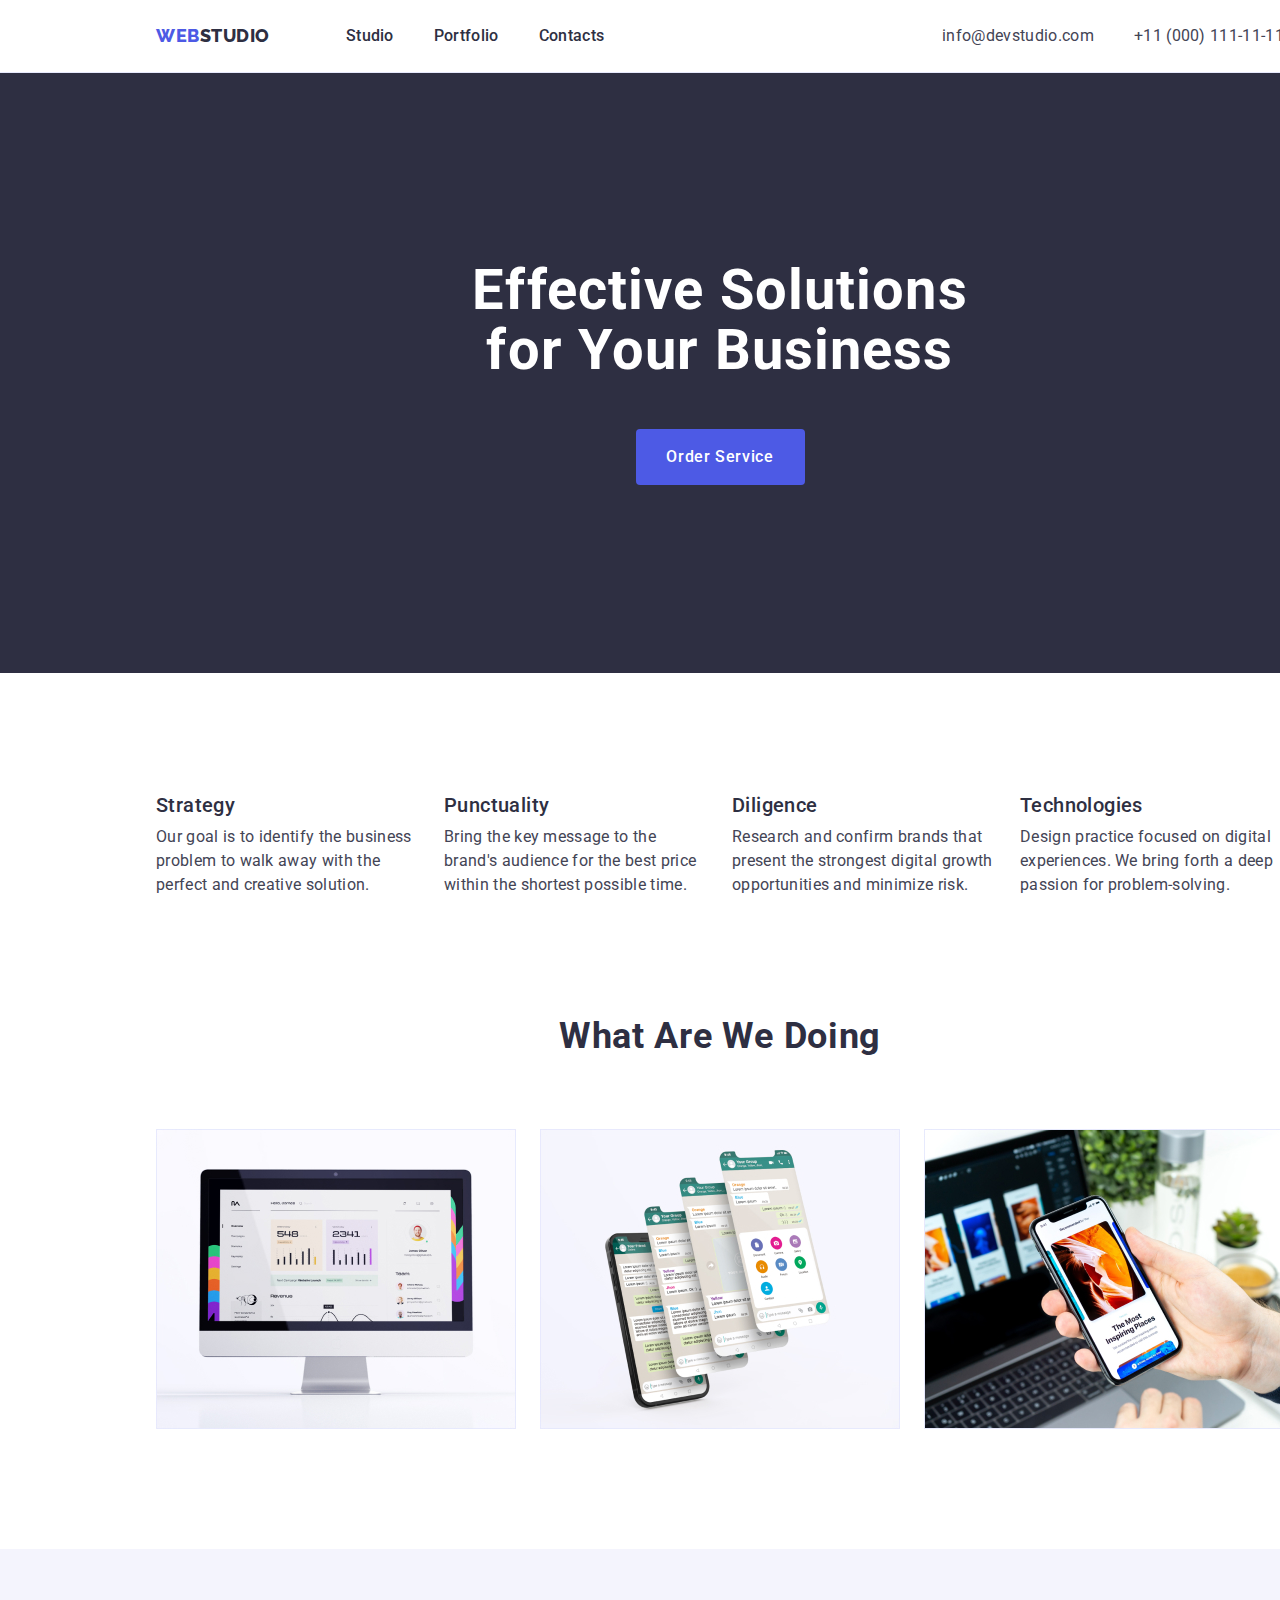
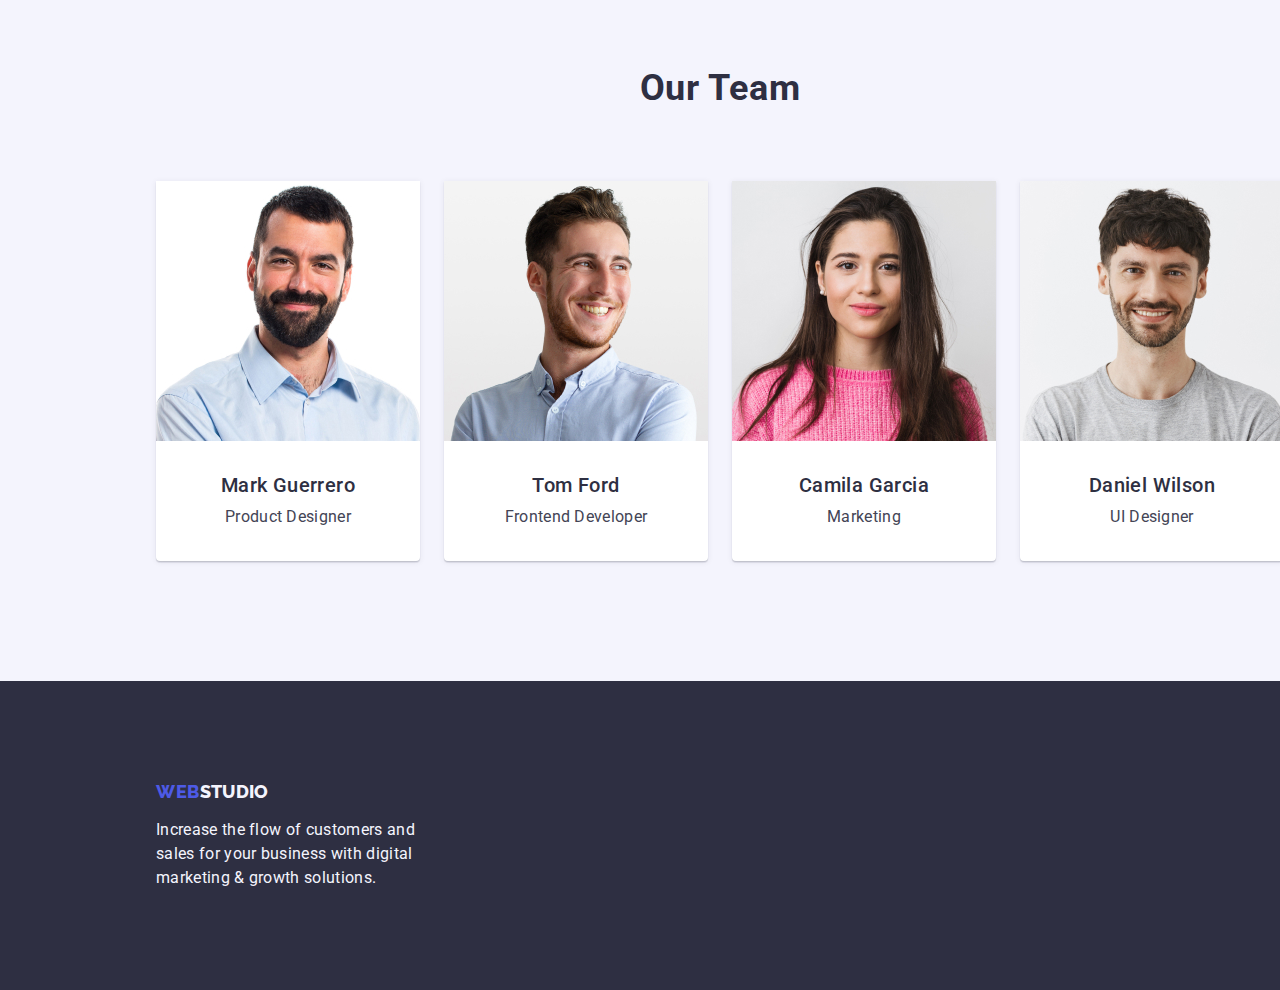
<file: index.html>
<!DOCTYPE html>
<html lang="en">
  <head>
    <meta charset="UTF-8" />
    <meta http-equiv="X-UA-Compatible" content="IE=edge" />
    <meta name="viewport" content="width=device-width, initial-scale=1.0" />
    <title>WebStudio</title>

    <link rel="preconnect" href="https://fonts.googleapis.com" />
    <link rel="preconnect" href="https://fonts.gstatic.com" crossorigin />
    <link
      href="https://fonts.googleapis.com/css2?family=Raleway:wght@800&family=Roboto:wght@400;500;700;900&display=swap"
      rel="stylesheet"
    />
    <link
      rel="stylesheet"
      href="https://cdnjs.cloudflare.com/ajax/libs/modern-normalize/1.1.0/modern-normalize.min.css"
    />
    <link rel="stylesheet" href="./css/styles.css" />
  </head>
  <body>
    <!--header section  -->
    <header class="header">
      <div class="container header-item">
        <nav class="header-item">
          <a class="link logo" href="./index.html"
            >Web<span class="logo-dark">Studio</span></a
          >

          <ul class="list site-nav">
            <li><a class="link header-link" href="./index.html">Studio</a></li>
            <li>
              <a class="link header-link" href="./portfolio.html">Portfolio</a>
            </li>
            <li><a class="link header-link" href="">Contacts</a></li>
          </ul>
        </nav>
        <address class="address-link">
          <ul class="list address-nav">
            <li>
              <a class="link address-link" href="mailto:info@devstudio.com"
                >info@devstudio.com</a
              >
            </li>
            <li>
              <a class="link address-link" href="tel:+110001111111"
                >+11 (000) 111-11-11</a
              >
            </li>
          </ul>
        </address>
      </div>
    </header>

    <main>
      <!--hero section  -->
      <section class="hero-section section">
        <div class="container">
          <h1 class="main-title">Effective Solutions for Your Business</h1>
          <button type="button" class="order-srv">Order Service</button>
        </div>
      </section>
      <!-- section 1 -->
      <section class="section">
        <div class="container">
          <h2 class="title-section hidden">Features</h2>
          <ul class="list container-list">
            <li class="features-item">
              <h3 class="title-hthree">Strategy</h3>
              <p class="text-dscr">
                Our goal is to identify the business problem to walk away with
                the perfect and creative solution.
              </p>
            </li>
            <li class="features-item">
              <h3 class="title-hthree">Punctuality</h3>
              <p class="text-dscr">
                Bring the key message to the brand's audience for the best price
                within the shortest possible time.
              </p>
            </li>
            <li class="features-item">
              <h3 class="title-hthree">Diligence</h3>
              <p class="text-dscr">
                Research and confirm brands that present the strongest digital
                growth opportunities and minimize risk.
              </p>
            </li>
            <li class="features-item">
              <h3 class="title-hthree">Technologies</h3>
              <p class="text-dscr">
                Design practice focused on digital experiences. We bring forth a
                deep passion for problem-solving.
              </p>
            </li>
          </ul>
        </div>
      </section>
      <!-- section  2-->
      <section class="section-wawd">
        <div class="container">
          <h2 class="title-section">What are we doing</h2>
          <ul class="list product">
            <li class="product-item">
              <img
                src="./images/studio/section2/img1.jpg"
                alt="monitor"
                width="360"
                height="300"
              />
            </li>
            <li class="product-item">
              <img
                src="./images/studio/section2/img2.jpg"
                alt="screen"
                width="360"
                height="300"
              />
            </li>
            <li class="product-item">
              <img
                src="./images/studio/section2/img3.jpg"
                alt="phone"
                width="360"
                height="300"
              />
            </li>
          </ul>
        </div>
      </section>
      <!-- section  3-->
      <section class="our-team section">
        <div class="container">
          <h2 class="title-section-team">Our Team</h2>
          <ul class="list product">
            <li class="section-img">
              <img
                src="./images/studio/section3/img1.jpg"
                alt="member1"
                width="264"
                height="260"
              />
              <div class="team-dscr">
                <h3 class="title-hthree dscr">Mark Guerrero</h3>
                <p class="text-dscr">Product Designer</p>
              </div>
            </li>
            <li class="section-img">
              <img
                src="./images/studio/section3/img2.jpg"
                alt="member2"
                width="264"
                height="260"
              />
              <div class="team-dscr">
                <h3 class="title-hthree dscr">Tom Ford</h3>
                <p class="text-dscr">Frontend Developer</p>
              </div>
            </li>
            <li class="section-img">
              <img
                src="./images/studio/section3/img3.jpg"
                alt="member3"
                width="264"
                height="260"
              />
              <div class="team-dscr">
                <h3 class="title-hthree dscr">Camila Garcia</h3>
                <p class="text-dscr">Marketing</p>
              </div>
            </li>
            <li class="section-img">
              <img
                src="./images/studio/section3/img4.jpg"
                alt="member4"
                width="264"
                height="260"
              />
              <div class="team-dscr">
                <h3 class="title-hthree dscr">Daniel Wilson</h3>
                <p class="text-dscr">UI Designer</p>
              </div>
            </li>
          </ul>
        </div>
      </section>
    </main>
    <!-- footer section -->
    <footer class="footer">
      <div class="container footer-item">
        <a class="link logo footer-logo" href="./index.html"
          >Web<span class="link logo-light">Studio</span></a
        >
        <p class="footer-text">
          Increase the flow of customers and sales for your business with
          digital marketing & growth solutions.
        </p>
      </div>
    </footer>
  </body>
</html>
</file>
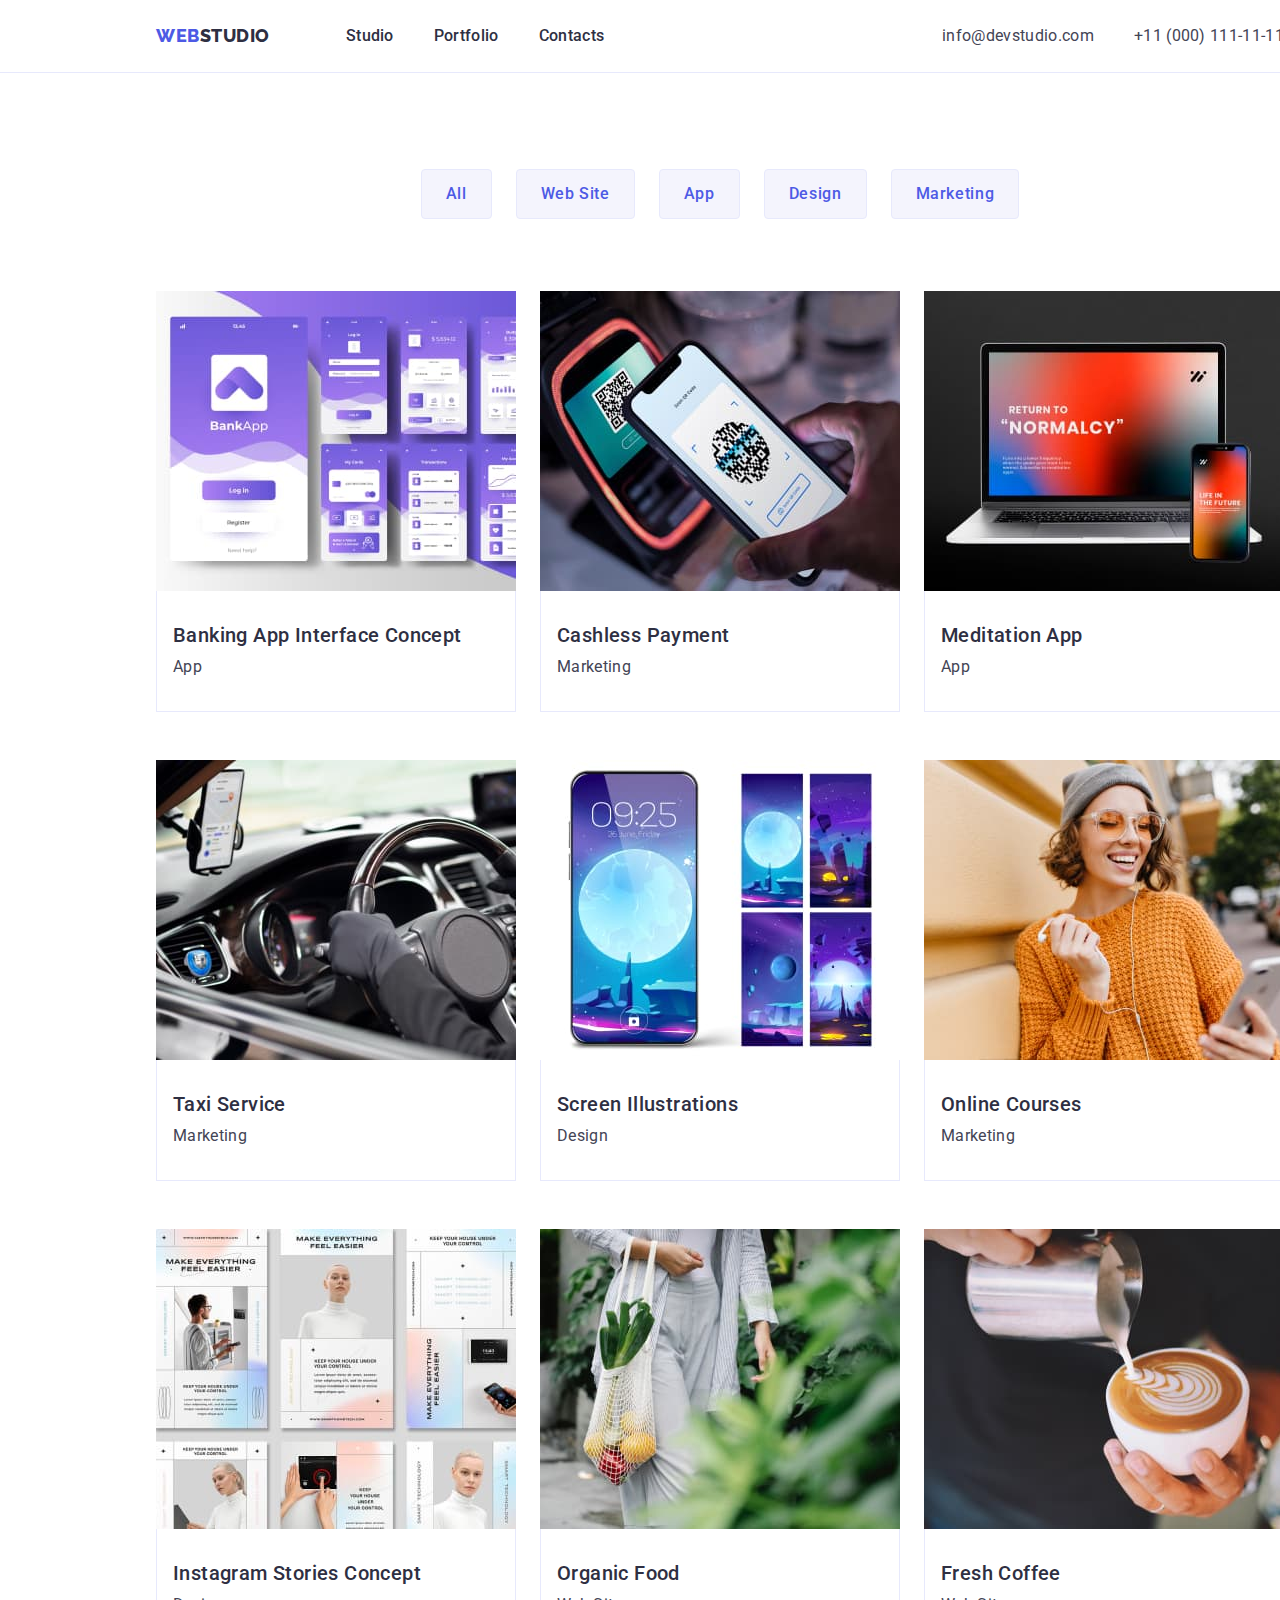
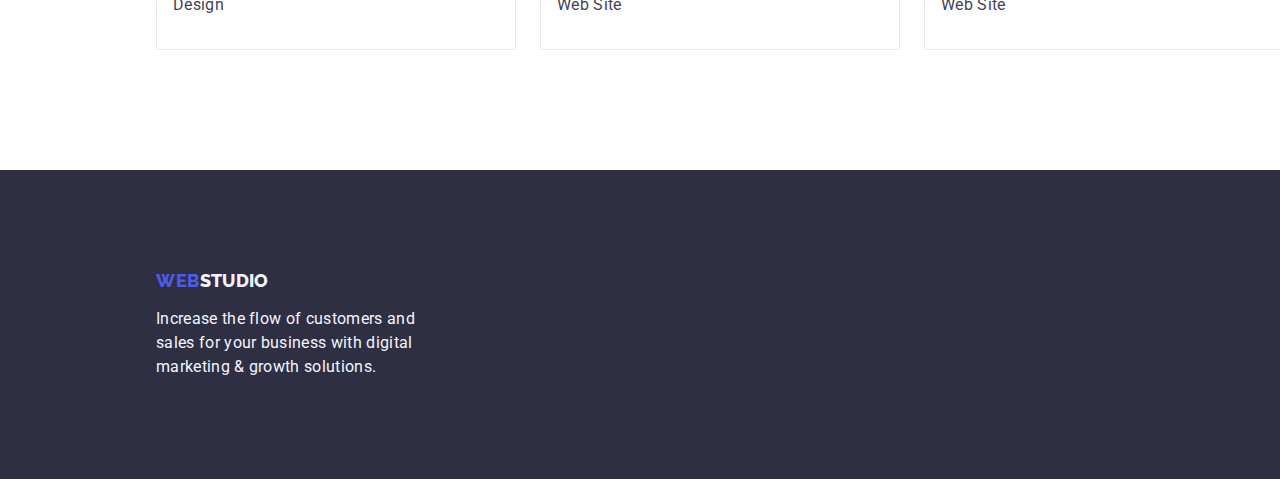
<file: portfolio.html>
<!DOCTYPE html>
<html lang="en">
  <head>
    <meta charset="UTF-8" />
    <meta http-equiv="X-UA-Compatible" content="IE=edge" />
    <meta name="viewport" content="width=device-width, initial-scale=1.0" />
    <title>Portfolio</title>

    <link rel="preconnect" href="https://fonts.googleapis.com" />
    <link rel="preconnect" href="https://fonts.gstatic.com" crossorigin />
    <link
      href="https://fonts.googleapis.com/css2?family=Raleway:wght@800&family=Roboto:wght@400;500;700;900&display=swap"
      rel="stylesheet"
    />
    <link
      rel="stylesheet"
      href="https://cdnjs.cloudflare.com/ajax/libs/modern-normalize/1.1.0/modern-normalize.min.css"
    />
    <link rel="stylesheet" href="./css/styles.css" />
  </head>
  <body>
    <!--header section  -->
    <header class="header">
      <div class="container header-item">
        <nav class="header-item">
          <a class="link logo" href="./index.html"
            >Web<span class="logo-dark">Studio</span></a
          >

          <ul class="list site-nav">
            <li><a class="link header-link" href="./index.html">Studio</a></li>
            <li>
              <a class="link header-link" href="./portfolio.html">Portfolio</a>
            </li>
            <li><a class="link header-link" href="">Contacts</a></li>
          </ul>
        </nav>
        <address class="address-link">
          <ul class="list address-nav">
            <li>
              <a class="link address-link" href="mailto:info@devstudio.com"
                >info@devstudio.com</a
              >
            </li>
            <li>
              <a class="link address-link" href="tel:+110001111111"
                >+11 (000) 111-11-11</a
              >
            </li>
          </ul>
        </address>
      </div>
    </header>

    <main>
      <!-- filters -->
      <section class="section portfolio-section">
        <div class="container portfolio">
          <h1 class="hidden">filters</h1>
          <ul class="list container-list-button">
            <li><button type="button" class="filter-btn">All</button></li>
            <li>
              <button type="button" class="filter-btn">Web Site</button>
            </li>
            <li><button type="button" class="filter-btn">App</button></li>
            <li><button type="button" class="filter-btn">Design</button></li>
            <li><button type="button" class="filter-btn">Marketing</button></li>
          </ul>
          <!-- cards -->
          <ul class="list container-list">
            <li class="cards">
              <a class="link" href="">
                <img
                  src="./images/portfolio/img1.jpg"
                  alt="Banking App"
                  width="360"
                  height="300"
                />
                <div class="team-dscr-portfolio">
                  <h2 class="title-hthree-portfolio">
                    Banking App Interface Concept
                  </h2>
                  <p class="text-dscr">App</p>
                </div>
              </a>
            </li>
            <li class="cards">
              <a class="link" href="">
                <img
                  src="./images/portfolio/img2.jpg"
                  alt="Payment"
                  width="360"
                  height="300"
                />
                <div class="team-dscr-portfolio">
                  <h2 class="title-hthree-portfolio">Cashless Payment</h2>
                  <p class="text-dscr">Marketing</p>
                </div>
              </a>
            </li>
            <li class="cards">
              <a class="link" href="">
                <img
                  src="./images/portfolio/img3.jpg"
                  alt="Meditation App"
                  width="360"
                  height="300"
                />
                <div class="team-dscr-portfolio">
                  <h2 class="title-hthree-portfolio">Meditation App</h2>
                  <p class="text-dscr">App</p>
                </div>
              </a>
            </li>
            <li class="cards">
              <a class="link" href="">
                <img
                  src="./images/portfolio/img4.jpg"
                  alt="Taxi Service"
                  width="360"
                  height="300"
                />
                <div class="team-dscr-portfolio">
                  <h2 class="title-hthree-portfolio">Taxi Service</h2>
                  <p class="text-dscr">Marketing</p>
                </div>
              </a>
            </li>
            <li class="cards">
              <a class="link" href="">
                <img
                  src="./images/portfolio/img5.jpg"
                  alt="Screen Illustrations"
                  width="360"
                  height="300"
                />
                <div class="team-dscr-portfolio">
                  <h2 class="title-hthree-portfolio">Screen Illustrations</h2>
                  <p class="text-dscr">Design</p>
                </div>
              </a>
            </li>
            <li class="cards">
              <a class="link" href="">
                <img
                  src="./images/portfolio/img6.jpg"
                  alt="Online Courses"
                  width="360"
                  height="300"
                />
                <div class="team-dscr-portfolio">
                  <h2 class="title-hthree-portfolio">Online Courses</h2>
                  <p class="text-dscr">Marketing</p>
                </div>
              </a>
            </li>
            <li class="cards">
              <a class="link" href="">
                <img
                  src="./images/portfolio/img7.jpg"
                  alt="Design"
                  width="360"
                  height="300"
                />
                <div class="team-dscr-portfolio">
                  <h2 class="title-hthree-portfolio">
                    Instagram Stories Concept
                  </h2>
                  <p class="text-dscr">Design</p>
                </div>
              </a>
            </li>
            <li class="cards">
              <a class="link" href="">
                <img
                  src="./images/portfolio/img8.jpg"
                  alt="Organic Food"
                  width="360"
                  height="300"
                />
                <div class="team-dscr-portfolio">
                  <h2 class="title-hthree-portfolio">Organic Food</h2>
                  <p class="text-dscr">Web Site</p>
                </div>
              </a>
            </li>
            <li class="cards">
              <a class="link" href="">
                <img
                  src="./images/portfolio/img9.jpg"
                  alt="Fresh Coffee"
                  width="360"
                  height="300"
                />
                <div class="team-dscr-portfolio">
                  <h2 class="title-hthree-portfolio">Fresh Coffee</h2>
                  <p class="text-dscr">Web Site</p>
                </div>
              </a>
            </li>
          </ul>
        </div>
      </section>
    </main>
    <!-- footer section -->
    <footer class="footer">
      <div class="container footer-item">
        <a class="link logo footer-logo" href="./index.html"
          >Web<span class="link logo-light">Studio</span></a
        >
        <p class="footer-text">
          Increase the flow of customers and sales for your business with
          digital marketing & growth solutions.
        </p>
      </div>
    </footer>
  </body>
</html>
</file>
<file: css/styles.css>
:root {
  --iris: #4d5ae5;
  --ocean: #404bbf;
  --navy-blue: #2e2f42;
  --green: #31d0aa;
  --slate: #434455;
  --light-slate: #8e8f99;
  --cornflower: #e7e9fc;
  --cloud: #f4f4fd;
  --navy-blue-modal: #2e2f42;
  --grey: #2e2f42;
  --white: #ffffff;
  --dairy: #fcfcfc;
}
/* body */
body {
  font-family: Roboto, sans-serif;
  color: var(--slate);
  background-color: var(--white);
  letter-spacing: 0.02em;
  width: 1440px;
}
.container {
  width: 1158px;
  padding: 0 15px;
  margin: 0 auto;
}
.section {
  padding: 120px 0;
}
/* reset -----start */
h1,
h2,
h3,
h4,
h5,
h6,
p,
ul {
  margin: 0;
}
.hidden {
  position: absolute;
  width: 1px;
  height: 1px;
  margin: -1px;
  border: 0;
  padding: 0;
  white-space: nowrap;
  clip-path: inset(100%);
  clip: rect(0 0 0 0);
  overflow: hidden;
}
.link {
  color: currentColor;
  text-decoration: none;
  color: var(--navy-blue);
  letter-spacing: 0.02em;
}
.list {
  list-style: none;
  padding: 0;
  margin: 0;
}
button {
  font-family: inherit;
  color: currentColor;
  cursor: pointer;
}
img {
  display: block;
  max-width: 100%;
  height: auto;
}
/* reset----- end */

/* -----logo----- */

.logo-light {
  color: var(--cloud);
}
.logo {
  color: var(--iris);
  font-family: 'Raleway', sans-serif;
  font-weight: 800;
  font-size: 18px;
  line-height: 1.17;
  letter-spacing: 0.03em;
  text-transform: uppercase;
  display: inline-block;
}

.logo-dark {
  color: var(--navy-blue);
}
.header-item .logo {
  margin-right: 76px;
}
.footer-logo {
  margin-bottom: 16px;
}
/* -----logo----- */
/* -----header----- */
.header {
  border-bottom: 1px solid var(--cornflower);
}
.header-item {
  display: flex;
  align-items: center;
}
.header-link {
  font-weight: 500;
  font-size: 16px;
  line-height: 1.5;
  letter-spacing: 0.02em;
  padding: 24px 0;
  display: inline-block;
}
.header-link:hover,
.header-link:focus {
  color: var(--ocean);
}
.site-nav {
  display: flex;
  gap: 40px;
}

.address-link {
  font-weight: 400;
  font-size: 16px;
  font-style: normal;
  line-height: 1.5;
  color: var(--slate);
  letter-spacing: 0.02em;
  margin-left: auto;
}
.address-nav {
  display: flex;
  gap: 40px;
}

/* ------------main studio-------------*/
/* -----hero section----- */
.hero-section {
  background-color: var(--navy-blue);
  padding: 188px 0;
}
.main-title {
  font-weight: 700;
  font-size: 56px;
  line-height: 1.07;
  text-align: center;
  letter-spacing: 0.02em;
  color: var(--white);
  max-width: 496px;
  margin-left: auto;
  margin-right: auto;
  margin-bottom: 48px;
}

.order-srv {
  font-family: inherit;
  font-weight: 500;
  font-size: 16px;
  line-height: 1.5;
  letter-spacing: 0.04em;
  text-align: center;
  color: var(--white);
  background-color: var(--iris);
  display: block;
  cursor: pointer;
  margin: 0 auto;
  min-width: 169px;
  height: 56px;
  border-radius: 4px;
  border: none;
}

.order-srv:hover,
.order-srv:focus {
  background-color: var(--ocean);
}
/* -----section----- 1 */

.title-section {
  font-weight: 700;
  font-size: 36px;
  line-height: 1.11;
  letter-spacing: 0.02em;
  text-transform: capitalize;
  text-align: center;
  color: var(--navy-blue);
  margin-bottom: 72px;
}

.features-item {
  width: calc((100% - 72px) / 4);
}
.container-list {
  display: flex;
  width: 1128px;

  gap: 24px;
}

.title-hthree {
  font-weight: 500;
  font-size: 20px;
  line-height: 1.2;
  color: var(--navy-blue);
  letter-spacing: 0.02em;
  margin-bottom: 8px;
}

.text-dscr {
  font-weight: 400;
  font-size: 16px;
  line-height: 1.5;
  color: var(--slate);
}

/* -----section-----  2 */
.section-wawd {
  padding-bottom: 120px;
}

.list.product {
  display: flex;
  gap: 24px;
}
.product-item {
  width: calc((100% - 48px) / 3);
}

/* -----section-----  3 */
.our-team {
  background-color: var(--cloud);
}
.section-img {
  flex-basis: calc((100% - 72px) / 4);
  box-shadow: 0px 1px 6px rgba(46, 47, 66, 0.08),
    0px 1px 1px rgba(46, 47, 66, 0.16), 0px 2px 1px rgba(46, 47, 66, 0.08);
  border-radius: 0px 0px 4px 4px;
  background-color: var(--white);
}
.title-section-team {
  font-weight: 700;
  font-size: 36px;
  line-height: 1.11;
  letter-spacing: 0.02em;
  text-transform: capitalize;
  text-align: center;
  color: var(--navy-blue);
  margin-bottom: 72px;
}
.team-dscr {
  padding: 32px 16px;
  text-align: center;
  border-radius: 0px 0px 4px 4px;
}
.title-hthree.dscr {
  padding: 0;
  text-align: center;
}

/* -----main portfolio----- */
.portfolio-section {
  padding: 96px 0 120px;
}
.filter-btn {
  background-color: var(--cloud);
  color: var(--iris);
  font-family: inherit;
  cursor: pointer;
  font-weight: 500;
  font-size: 16px;
  line-height: 1.5;
  letter-spacing: 0.04em;
  border: 1px solid #e7e9fc;
  border-radius: 4px;
  padding: 12px 24px;
}
.filter-btn:focus,
.filter-btn:hover {
  background-color: var(--ocean);
  color: #ffffff;
  border: 1px solid transparent;
}
.container.portfolio {
  margin-left: auto;
  margin-right: auto;
}

.container-list-button {
  display: flex;
  margin-bottom: 72px;
  gap: 24px;
  align-items: center;
  justify-content: center;
}
.cards {
  width: calc((100% - 48px) / 3);
}
.portfolio .container-list {
  flex-wrap: wrap;
  row-gap: 48px;
}

.team-dscr-portfolio {
  padding: 32px 16px;
  border: 1px solid #e7e9fc;
  border-top: none;
  flex-direction: column;
  justify-content: start;
  align-items: start;
}
.title-hthree-portfolio {
  font-weight: 500;
  font-size: 20px;
  line-height: 1.2;
  color: var(--navy-blue);
  letter-spacing: 0.02em;
  margin-bottom: 8px;
}
/*---------- footer--------- */

.footer-text {
  width: 264px;
  font-size: 16px;
  line-height: 1.5;
  color: var(--cloud);
}

.footer {
  background-color: var(--navy-blue);
  padding: 100px 0;
}
</file>
